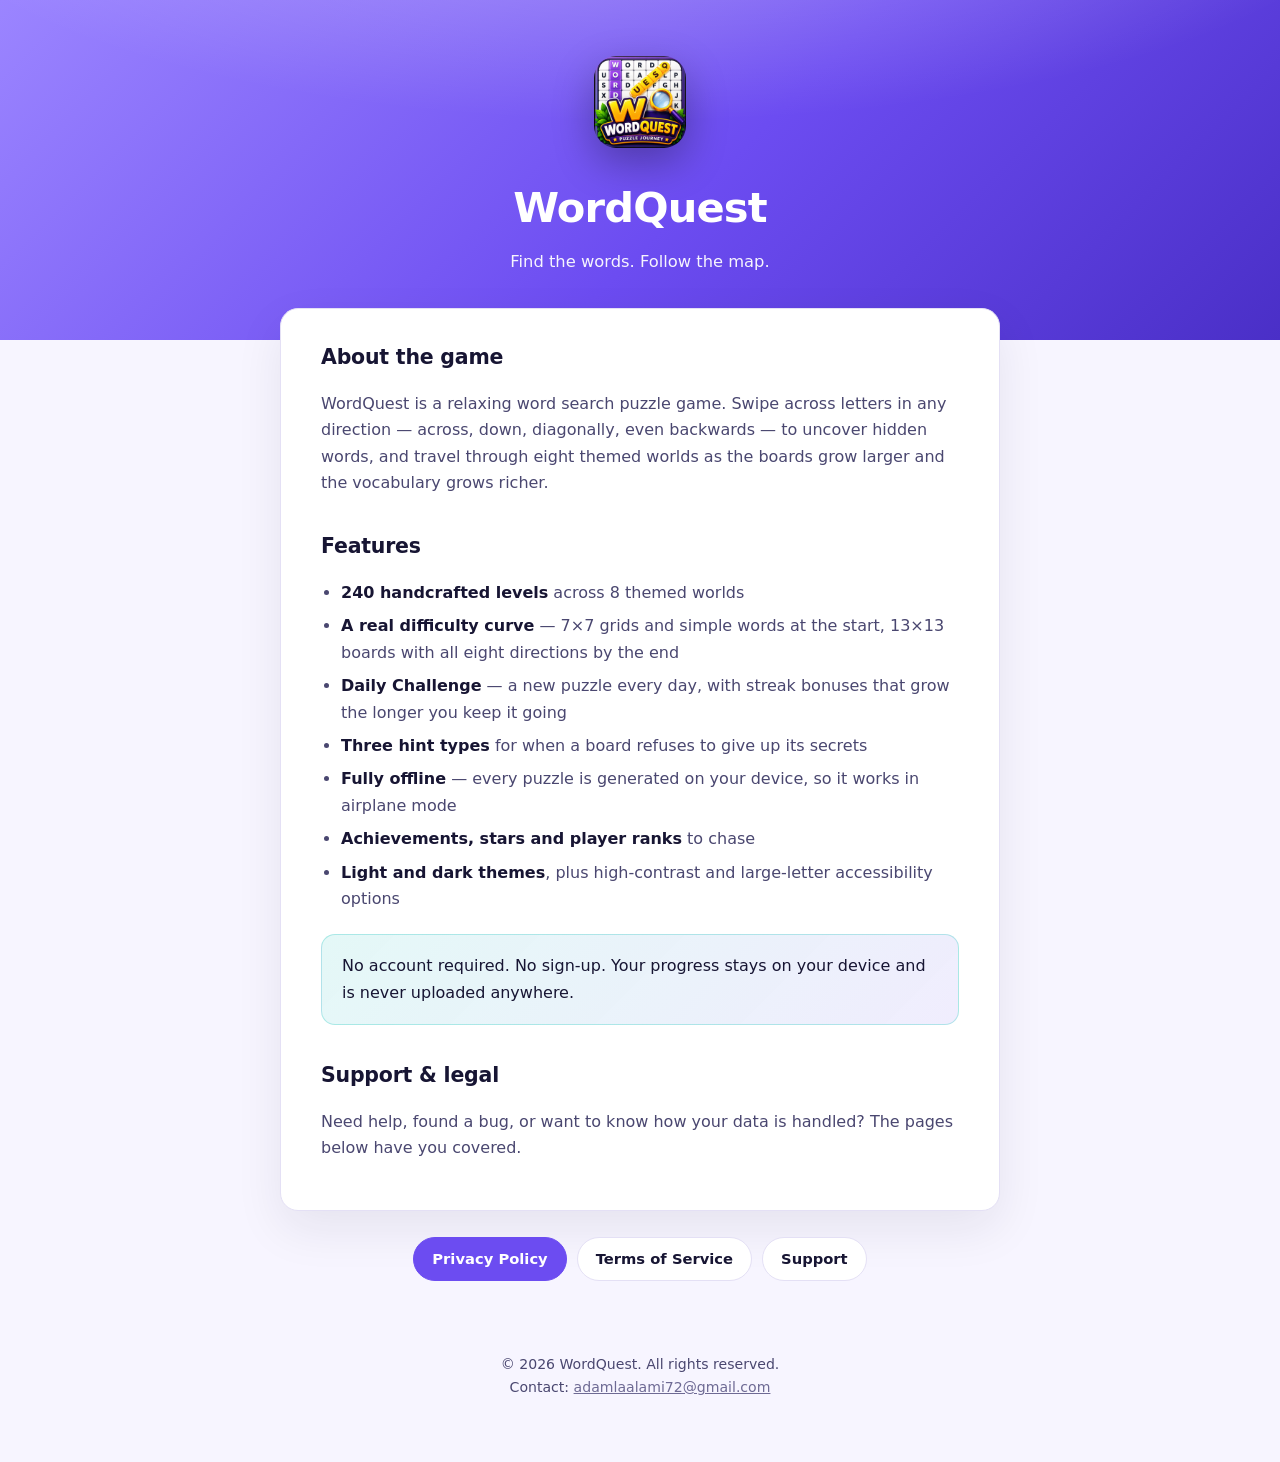
<file: docs/index.html>
<!DOCTYPE html>
<html lang="en">
<head>
<meta charset="utf-8">
<meta name="viewport" content="width=device-width, initial-scale=1">
<title>WordQuest — Word Search Puzzle Adventure</title>
<meta name="description" content="WordQuest is an offline word search puzzle game with 240 levels across 8 worlds, daily challenges and streak rewards.">
<link rel="icon" href="assets/icon.png">
<link rel="stylesheet" href="assets/style.css">
</head>
<body>

<header class="hero">
  <img src="assets/icon.png" alt="WordQuest icon">
  <h1>WordQuest</h1>
  <p>Find the words. Follow the map.</p>
</header>

<main>
  <div class="card">
    <h2>About the game</h2>
    <p>WordQuest is a relaxing word search puzzle game. Swipe across letters in
    any direction — across, down, diagonally, even backwards — to uncover
    hidden words, and travel through eight themed worlds as the boards grow
    larger and the vocabulary grows richer.</p>

    <h2>Features</h2>
    <ul>
      <li><strong>240 handcrafted levels</strong> across 8 themed worlds</li>
      <li><strong>A real difficulty curve</strong> — 7×7 grids and simple
      words at the start, 13×13 boards with all eight directions by the end</li>
      <li><strong>Daily Challenge</strong> — a new puzzle every day, with
      streak bonuses that grow the longer you keep it going</li>
      <li><strong>Three hint types</strong> for when a board refuses to give up
      its secrets</li>
      <li><strong>Fully offline</strong> — every puzzle is generated on your
      device, so it works in airplane mode</li>
      <li><strong>Achievements, stars and player ranks</strong> to chase</li>
      <li><strong>Light and dark themes</strong>, plus high-contrast and
      large-letter accessibility options</li>
    </ul>

    <div class="highlight">
      <p>No account required. No sign-up. Your progress stays on your device
      and is never uploaded anywhere.</p>
    </div>

    <h2>Support &amp; legal</h2>
    <p>Need help, found a bug, or want to know how your data is handled? The
    pages below have you covered.</p>
  </div>

  <nav class="nav">
    <a class="primary" href="privacy.html">Privacy Policy</a>
    <a href="terms.html">Terms of Service</a>
    <a href="support.html">Support</a>
  </nav>
</main>

<footer>
  <p>© 2026 WordQuest. All rights reserved.<br>
  Contact: <a href="mailto:adamlaalami72@gmail.com">adamlaalami72@gmail.com</a></p>
</footer>

</body>
</html>
</file>
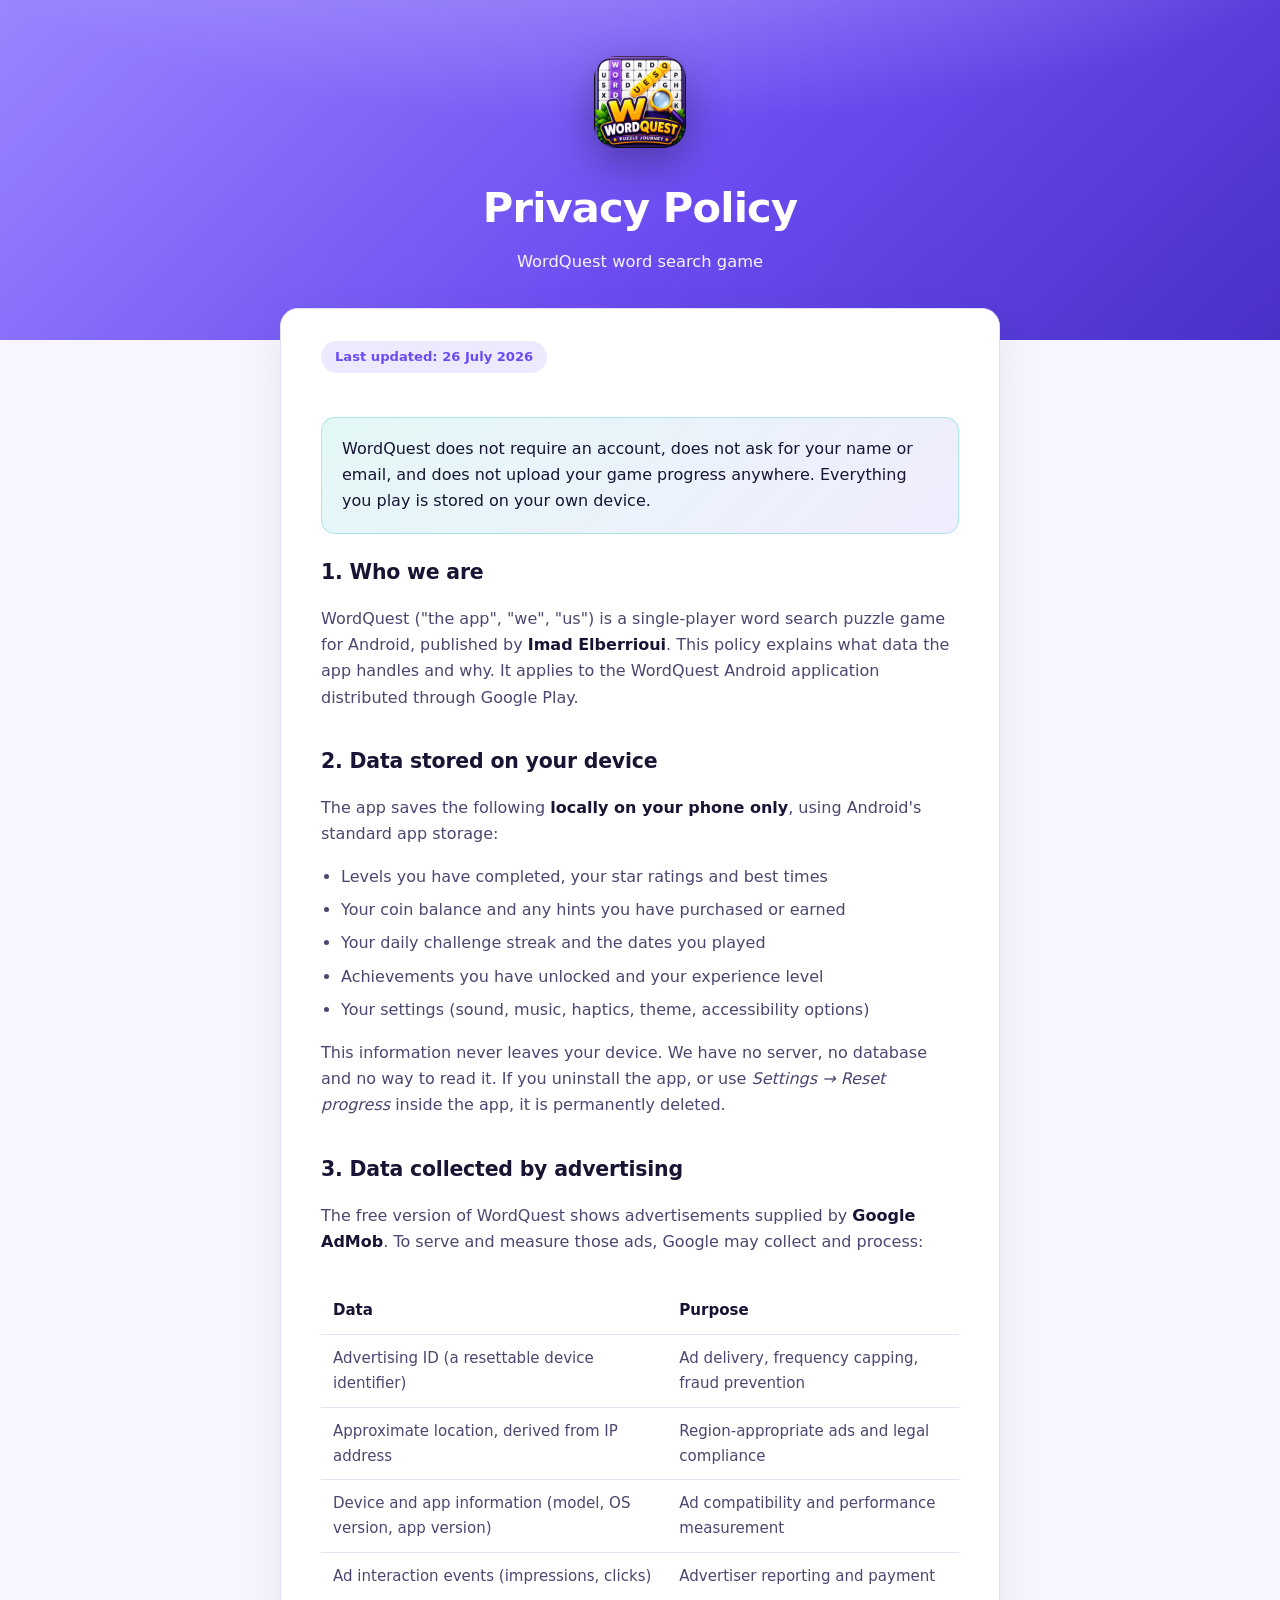
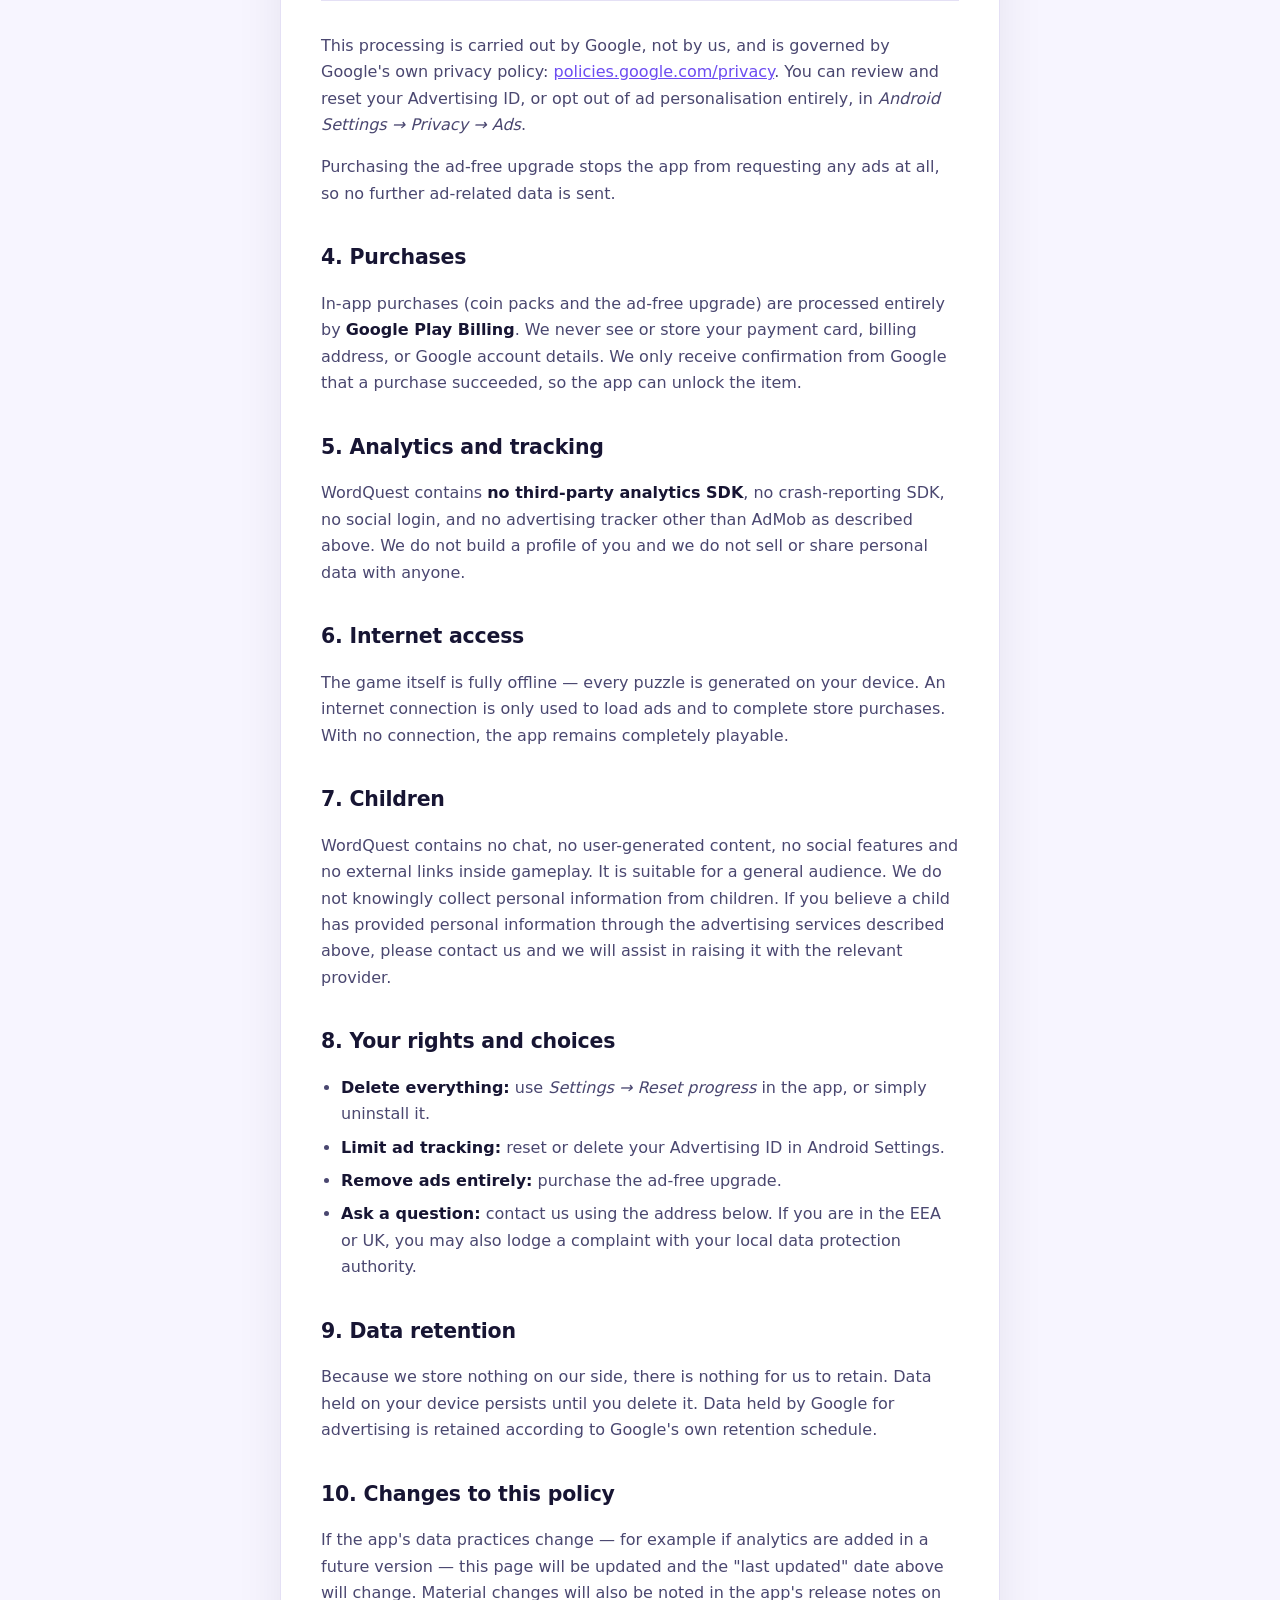
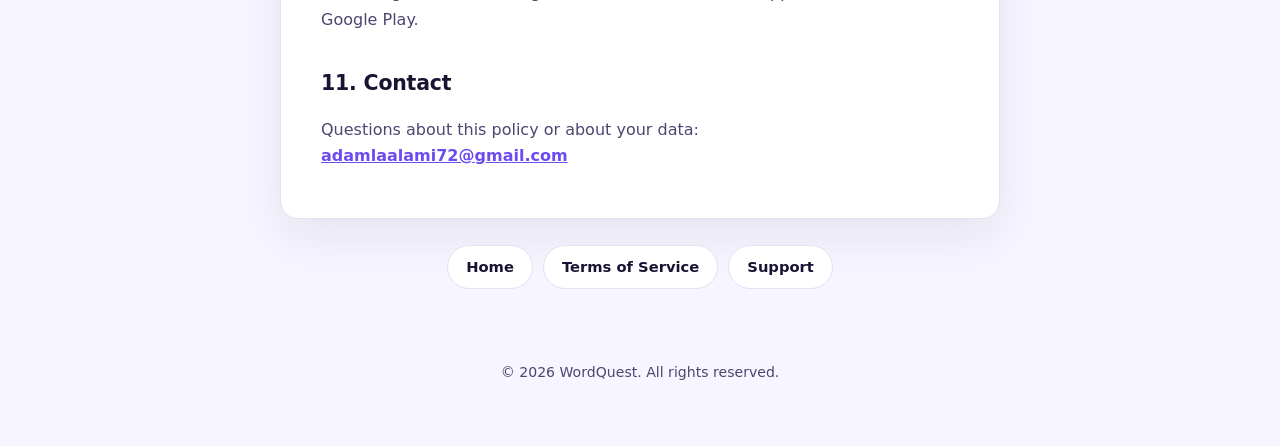
<file: docs/privacy.html>
<!DOCTYPE html>
<html lang="en">
<head>
<meta charset="utf-8">
<meta name="viewport" content="width=device-width, initial-scale=1">
<title>Privacy Policy — WordQuest</title>
<meta name="description" content="How WordQuest handles your data. No accounts, no analytics, progress stored only on your device.">
<link rel="icon" href="assets/icon.png">
<link rel="stylesheet" href="assets/style.css">
</head>
<body>

<header class="hero">
  <img src="assets/icon.png" alt="WordQuest icon">
  <h1>Privacy Policy</h1>
  <p>WordQuest word search game</p>
</header>

<main>
  <div class="card">
    <span class="updated">Last updated: 26 July 2026</span>

    <div class="highlight">
      <p>WordQuest does not require an account, does not ask for your name or
      email, and does not upload your game progress anywhere. Everything you
      play is stored on your own device.</p>
    </div>

    <h2>1. Who we are</h2>
    <p>WordQuest ("the app", "we", "us") is a single-player word search puzzle
    game for Android, published by <strong>Imad Elberrioui</strong>. This
    policy explains what data the app handles and why. It applies to the
    WordQuest Android application distributed through Google Play.</p>

    <h2>2. Data stored on your device</h2>
    <p>The app saves the following <strong>locally on your phone only</strong>,
    using Android's standard app storage:</p>
    <ul>
      <li>Levels you have completed, your star ratings and best times</li>
      <li>Your coin balance and any hints you have purchased or earned</li>
      <li>Your daily challenge streak and the dates you played</li>
      <li>Achievements you have unlocked and your experience level</li>
      <li>Your settings (sound, music, haptics, theme, accessibility options)</li>
    </ul>
    <p>This information never leaves your device. We have no server, no
    database and no way to read it. If you uninstall the app, or use
    <em>Settings → Reset progress</em> inside the app, it is permanently
    deleted.</p>

    <h2>3. Data collected by advertising</h2>
    <p>The free version of WordQuest shows advertisements supplied by
    <strong>Google AdMob</strong>. To serve and measure those ads, Google may
    collect and process:</p>
    <div class="table-wrap">
      <table>
        <thead>
          <tr><th>Data</th><th>Purpose</th></tr>
        </thead>
        <tbody>
          <tr><td>Advertising ID (a resettable device identifier)</td><td>Ad delivery, frequency capping, fraud prevention</td></tr>
          <tr><td>Approximate location, derived from IP address</td><td>Region-appropriate ads and legal compliance</td></tr>
          <tr><td>Device and app information (model, OS version, app version)</td><td>Ad compatibility and performance measurement</td></tr>
          <tr><td>Ad interaction events (impressions, clicks)</td><td>Advertiser reporting and payment</td></tr>
        </tbody>
      </table>
    </div>
    <p>This processing is carried out by Google, not by us, and is governed by
    Google's own privacy policy:
    <a href="https://policies.google.com/privacy" target="_blank" rel="noopener">policies.google.com/privacy</a>.
    You can review and reset your Advertising ID, or opt out of ad
    personalisation entirely, in
    <em>Android Settings → Privacy → Ads</em>.</p>
    <p>Purchasing the ad-free upgrade stops the app from requesting any ads at
    all, so no further ad-related data is sent.</p>

    <h2>4. Purchases</h2>
    <p>In-app purchases (coin packs and the ad-free upgrade) are processed
    entirely by <strong>Google Play Billing</strong>. We never see or store
    your payment card, billing address, or Google account details. We only
    receive confirmation from Google that a purchase succeeded, so the app can
    unlock the item.</p>

    <h2>5. Analytics and tracking</h2>
    <p>WordQuest contains <strong>no third-party analytics SDK</strong>, no
    crash-reporting SDK, no social login, and no advertising tracker other than
    AdMob as described above. We do not build a profile of you and we do not
    sell or share personal data with anyone.</p>

    <h2>6. Internet access</h2>
    <p>The game itself is fully offline — every puzzle is generated on your
    device. An internet connection is only used to load ads and to complete
    store purchases. With no connection, the app remains completely playable.</p>

    <h2>7. Children</h2>
    <p>WordQuest contains no chat, no user-generated content, no social
    features and no external links inside gameplay. It is suitable for a
    general audience. We do not knowingly collect personal information from
    children. If you believe a child has provided personal information through
    the advertising services described above, please contact us and we will
    assist in raising it with the relevant provider.</p>

    <h2>8. Your rights and choices</h2>
    <ul>
      <li><strong>Delete everything:</strong> use <em>Settings → Reset progress</em>
      in the app, or simply uninstall it.</li>
      <li><strong>Limit ad tracking:</strong> reset or delete your Advertising ID
      in Android Settings.</li>
      <li><strong>Remove ads entirely:</strong> purchase the ad-free upgrade.</li>
      <li><strong>Ask a question:</strong> contact us using the address below.
      If you are in the EEA or UK, you may also lodge a complaint with your
      local data protection authority.</li>
    </ul>

    <h2>9. Data retention</h2>
    <p>Because we store nothing on our side, there is nothing for us to retain.
    Data held on your device persists until you delete it. Data held by Google
    for advertising is retained according to Google's own retention schedule.</p>

    <h2>10. Changes to this policy</h2>
    <p>If the app's data practices change — for example if analytics are added
    in a future version — this page will be updated and the "last updated" date
    above will change. Material changes will also be noted in the app's release
    notes on Google Play.</p>

    <h2>11. Contact</h2>
    <p>Questions about this policy or about your data:<br>
    <strong><a href="mailto:adamlaalami72@gmail.com">adamlaalami72@gmail.com</a></strong></p>
  </div>

  <nav class="nav">
    <a href="index.html">Home</a>
    <a href="terms.html">Terms of Service</a>
    <a href="support.html">Support</a>
  </nav>
</main>

<footer>
  <p>© 2026 WordQuest. All rights reserved.</p>
</footer>

</body>
</html>
</file>
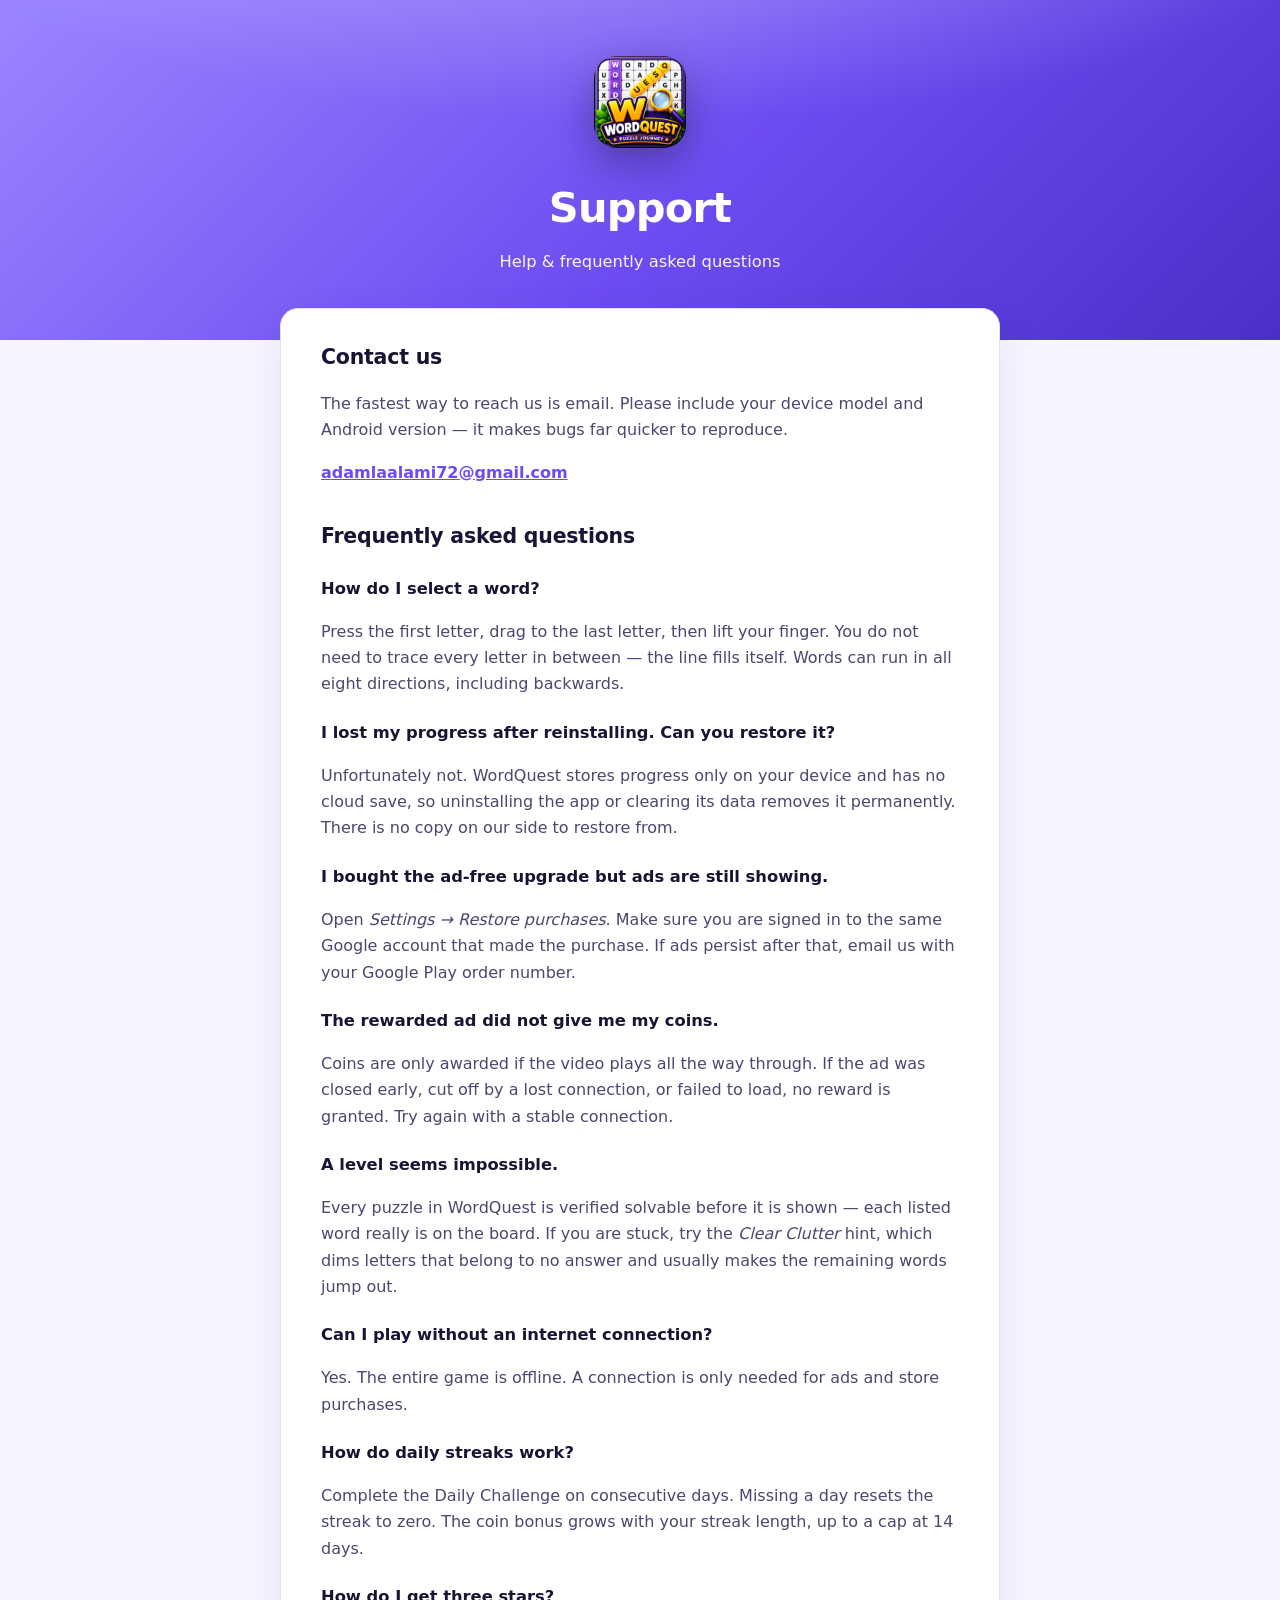
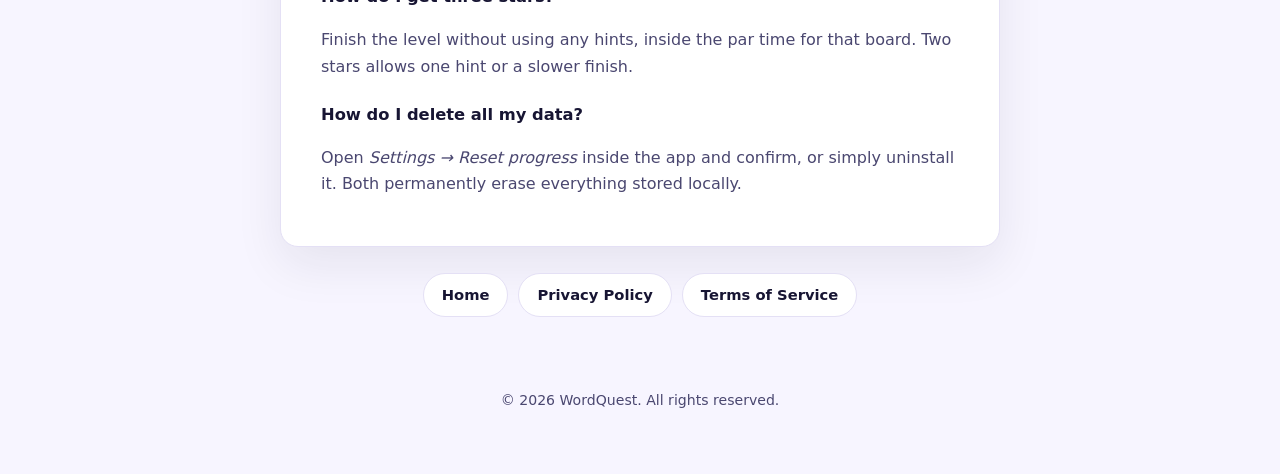
<file: docs/support.html>
<!DOCTYPE html>
<html lang="en">
<head>
<meta charset="utf-8">
<meta name="viewport" content="width=device-width, initial-scale=1">
<title>Support — WordQuest</title>
<meta name="description" content="Help and frequently asked questions for the WordQuest word search game.">
<link rel="icon" href="assets/icon.png">
<link rel="stylesheet" href="assets/style.css">
</head>
<body>

<header class="hero">
  <img src="assets/icon.png" alt="WordQuest icon">
  <h1>Support</h1>
  <p>Help &amp; frequently asked questions</p>
</header>

<main>
  <div class="card">
    <h2>Contact us</h2>
    <p>The fastest way to reach us is email. Please include your device model
    and Android version — it makes bugs far quicker to reproduce.</p>
    <p><strong><a href="mailto:adamlaalami72@gmail.com">adamlaalami72@gmail.com</a></strong></p>

    <h2>Frequently asked questions</h2>

    <h3>How do I select a word?</h3>
    <p>Press the first letter, drag to the last letter, then lift your finger.
    You do not need to trace every letter in between — the line fills itself.
    Words can run in all eight directions, including backwards.</p>

    <h3>I lost my progress after reinstalling. Can you restore it?</h3>
    <p>Unfortunately not. WordQuest stores progress only on your device and has
    no cloud save, so uninstalling the app or clearing its data removes it
    permanently. There is no copy on our side to restore from.</p>

    <h3>I bought the ad-free upgrade but ads are still showing.</h3>
    <p>Open <em>Settings → Restore purchases</em>. Make sure you are signed in
    to the same Google account that made the purchase. If ads persist after
    that, email us with your Google Play order number.</p>

    <h3>The rewarded ad did not give me my coins.</h3>
    <p>Coins are only awarded if the video plays all the way through. If the ad
    was closed early, cut off by a lost connection, or failed to load, no
    reward is granted. Try again with a stable connection.</p>

    <h3>A level seems impossible.</h3>
    <p>Every puzzle in WordQuest is verified solvable before it is shown —
    each listed word really is on the board. If you are stuck, try the
    <em>Clear Clutter</em> hint, which dims letters that belong to no answer
    and usually makes the remaining words jump out.</p>

    <h3>Can I play without an internet connection?</h3>
    <p>Yes. The entire game is offline. A connection is only needed for ads and
    store purchases.</p>

    <h3>How do daily streaks work?</h3>
    <p>Complete the Daily Challenge on consecutive days. Missing a day resets
    the streak to zero. The coin bonus grows with your streak length, up to a
    cap at 14 days.</p>

    <h3>How do I get three stars?</h3>
    <p>Finish the level without using any hints, inside the par time for that
    board. Two stars allows one hint or a slower finish.</p>

    <h3>How do I delete all my data?</h3>
    <p>Open <em>Settings → Reset progress</em> inside the app and confirm, or
    simply uninstall it. Both permanently erase everything stored locally.</p>
  </div>

  <nav class="nav">
    <a href="index.html">Home</a>
    <a href="privacy.html">Privacy Policy</a>
    <a href="terms.html">Terms of Service</a>
  </nav>
</main>

<footer>
  <p>© 2026 WordQuest. All rights reserved.</p>
</footer>

</body>
</html>
</file>
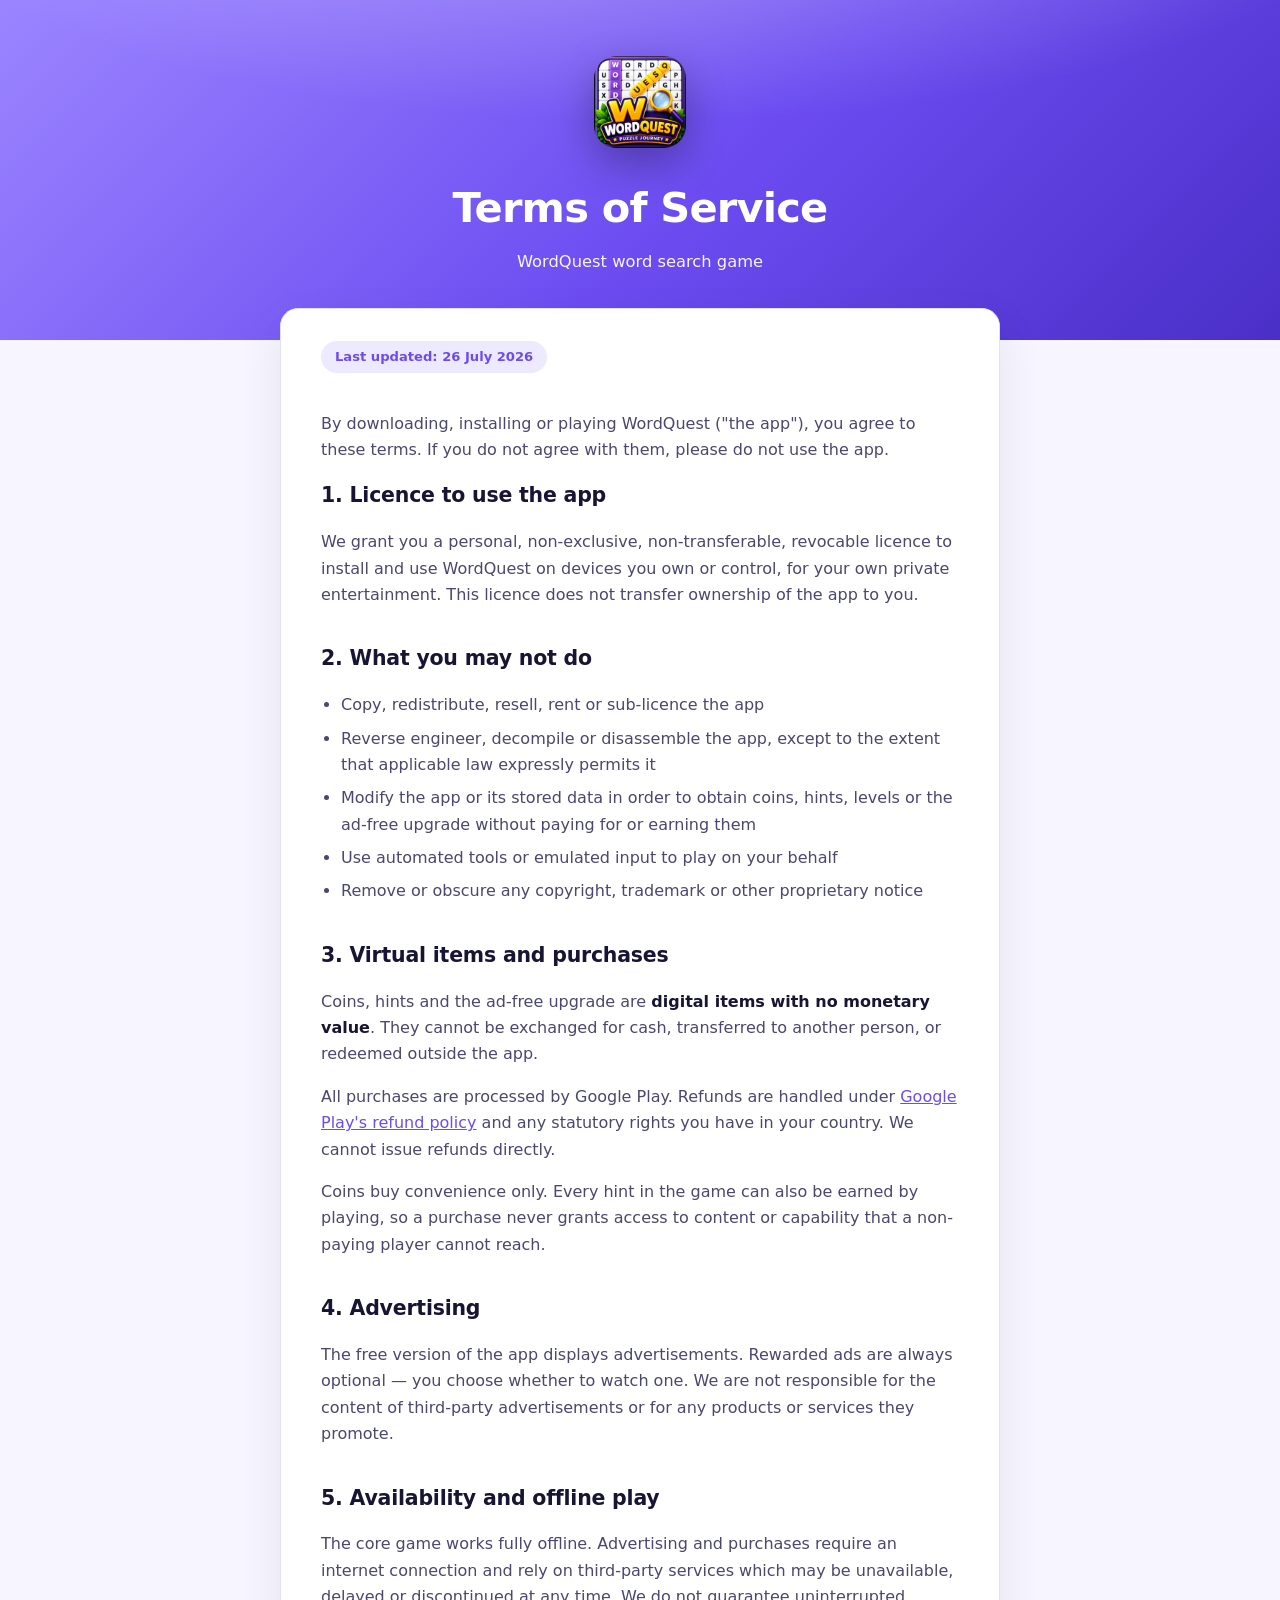
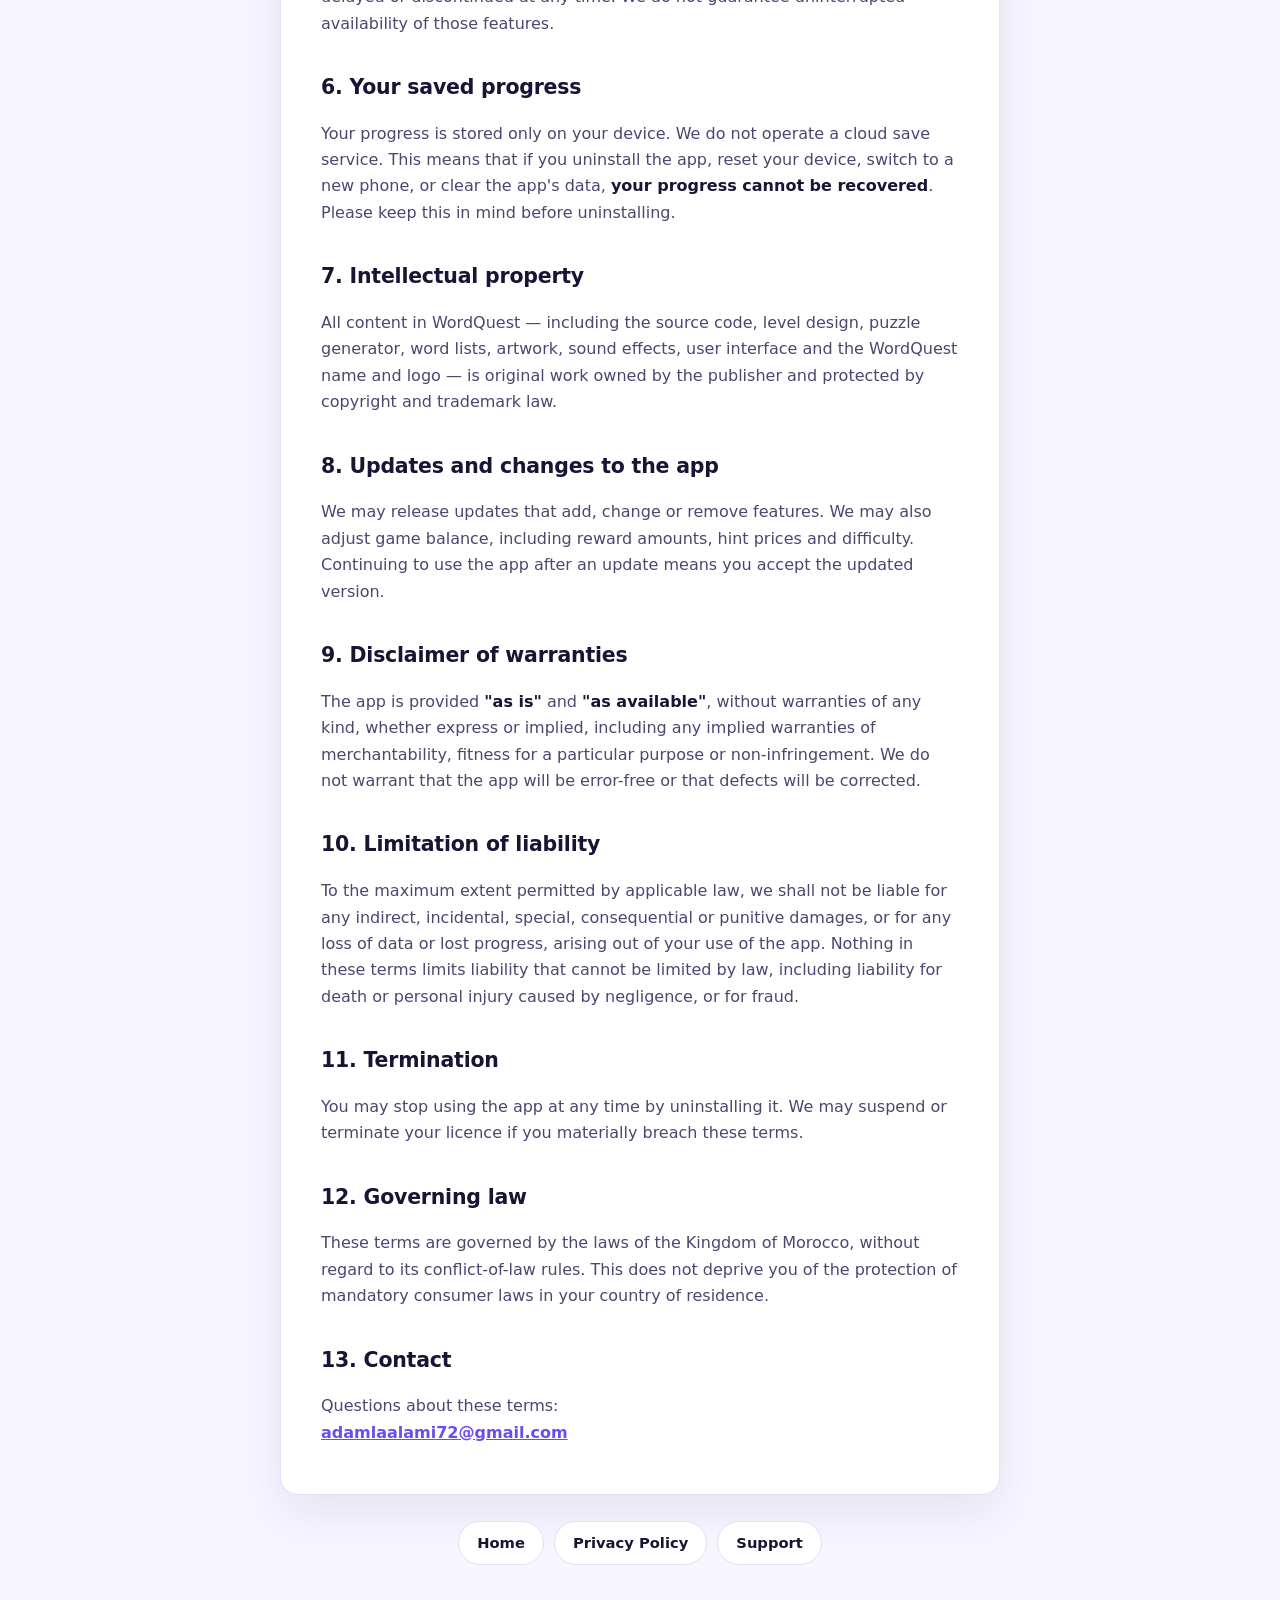
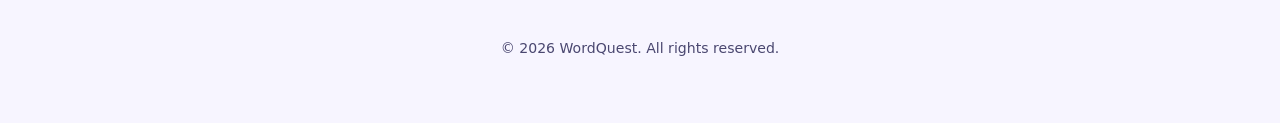
<file: docs/terms.html>
<!DOCTYPE html>
<html lang="en">
<head>
<meta charset="utf-8">
<meta name="viewport" content="width=device-width, initial-scale=1">
<title>Terms of Service — WordQuest</title>
<meta name="description" content="Terms of service for the WordQuest word search game.">
<link rel="icon" href="assets/icon.png">
<link rel="stylesheet" href="assets/style.css">
</head>
<body>

<header class="hero">
  <img src="assets/icon.png" alt="WordQuest icon">
  <h1>Terms of Service</h1>
  <p>WordQuest word search game</p>
</header>

<main>
  <div class="card">
    <span class="updated">Last updated: 26 July 2026</span>

    <p>By downloading, installing or playing WordQuest ("the app"), you agree
    to these terms. If you do not agree with them, please do not use the app.</p>

    <h2>1. Licence to use the app</h2>
    <p>We grant you a personal, non-exclusive, non-transferable, revocable
    licence to install and use WordQuest on devices you own or control, for
    your own private entertainment. This licence does not transfer ownership of
    the app to you.</p>

    <h2>2. What you may not do</h2>
    <ul>
      <li>Copy, redistribute, resell, rent or sub-licence the app</li>
      <li>Reverse engineer, decompile or disassemble the app, except to the
      extent that applicable law expressly permits it</li>
      <li>Modify the app or its stored data in order to obtain coins, hints,
      levels or the ad-free upgrade without paying for or earning them</li>
      <li>Use automated tools or emulated input to play on your behalf</li>
      <li>Remove or obscure any copyright, trademark or other proprietary
      notice</li>
    </ul>

    <h2>3. Virtual items and purchases</h2>
    <p>Coins, hints and the ad-free upgrade are <strong>digital items with no
    monetary value</strong>. They cannot be exchanged for cash, transferred to
    another person, or redeemed outside the app.</p>
    <p>All purchases are processed by Google Play. Refunds are handled under
    <a href="https://support.google.com/googleplay/answer/2479637" target="_blank" rel="noopener">Google Play's refund policy</a>
    and any statutory rights you have in your country. We cannot issue refunds
    directly.</p>
    <p>Coins buy convenience only. Every hint in the game can also be earned by
    playing, so a purchase never grants access to content or capability that a
    non-paying player cannot reach.</p>

    <h2>4. Advertising</h2>
    <p>The free version of the app displays advertisements. Rewarded ads are
    always optional — you choose whether to watch one. We are not responsible
    for the content of third-party advertisements or for any products or
    services they promote.</p>

    <h2>5. Availability and offline play</h2>
    <p>The core game works fully offline. Advertising and purchases require an
    internet connection and rely on third-party services which may be
    unavailable, delayed or discontinued at any time. We do not guarantee
    uninterrupted availability of those features.</p>

    <h2>6. Your saved progress</h2>
    <p>Your progress is stored only on your device. We do not operate a cloud
    save service. This means that if you uninstall the app, reset your device,
    switch to a new phone, or clear the app's data, <strong>your progress
    cannot be recovered</strong>. Please keep this in mind before uninstalling.</p>

    <h2>7. Intellectual property</h2>
    <p>All content in WordQuest — including the source code, level design,
    puzzle generator, word lists, artwork, sound effects, user interface and
    the WordQuest name and logo — is original work owned by the publisher and
    protected by copyright and trademark law.</p>

    <h2>8. Updates and changes to the app</h2>
    <p>We may release updates that add, change or remove features. We may also
    adjust game balance, including reward amounts, hint prices and difficulty.
    Continuing to use the app after an update means you accept the updated
    version.</p>

    <h2>9. Disclaimer of warranties</h2>
    <p>The app is provided <strong>"as is"</strong> and <strong>"as
    available"</strong>, without warranties of any kind, whether express or
    implied, including any implied warranties of merchantability, fitness for a
    particular purpose or non-infringement. We do not warrant that the app will
    be error-free or that defects will be corrected.</p>

    <h2>10. Limitation of liability</h2>
    <p>To the maximum extent permitted by applicable law, we shall not be
    liable for any indirect, incidental, special, consequential or punitive
    damages, or for any loss of data or lost progress, arising out of your use
    of the app. Nothing in these terms limits liability that cannot be limited
    by law, including liability for death or personal injury caused by
    negligence, or for fraud.</p>

    <h2>11. Termination</h2>
    <p>You may stop using the app at any time by uninstalling it. We may
    suspend or terminate your licence if you materially breach these terms.</p>

    <h2>12. Governing law</h2>
    <p>These terms are governed by the laws of the Kingdom of Morocco, without
    regard to its conflict-of-law rules. This does not deprive you of the
    protection of mandatory consumer laws in your country of residence.</p>

    <h2>13. Contact</h2>
    <p>Questions about these terms:<br>
    <strong><a href="mailto:adamlaalami72@gmail.com">adamlaalami72@gmail.com</a></strong></p>
  </div>

  <nav class="nav">
    <a href="index.html">Home</a>
    <a href="privacy.html">Privacy Policy</a>
    <a href="support.html">Support</a>
  </nav>
</main>

<footer>
  <p>© 2026 WordQuest. All rights reserved.</p>
</footer>

</body>
</html>
</file>
<file: docs/assets/style.css>
/* WordQuest legal & support pages.
   One stylesheet shared by every page so the site reads as one product.
   Colours mirror lib/core/theme/app_palette.dart. */

:root {
  --violet: #6c4cf1;
  --violet-light: #9b85ff;
  --violet-dark: #4a2fc7;
  --amber: #ffb020;
  --teal: #21c7be;

  --bg: #f7f5ff;
  --surface: #ffffff;
  --border: #e4e0f5;
  --ink: #171533;
  --ink-soft: #4a4770;
  --muted: #6e6a94;

  --radius: 18px;
  --maxw: 760px;
}

@media (prefers-color-scheme: dark) {
  :root {
    --bg: #0b0d26;
    --surface: #151841;
    --border: #2c3070;
    --ink: #f4f3ff;
    --ink-soft: #d5d3ee;
    --muted: #a6a3ce;
  }
}

* { box-sizing: border-box; }

html { scroll-behavior: smooth; }

body {
  margin: 0;
  padding: 0;
  background: var(--bg);
  color: var(--ink);
  font-family: "Segoe UI", system-ui, -apple-system, Roboto, Helvetica, Arial,
    sans-serif;
  line-height: 1.65;
  -webkit-font-smoothing: antialiased;
}

/* --- Header ------------------------------------------------------------ */

.hero {
  background: linear-gradient(135deg, var(--violet-light), var(--violet) 55%, var(--violet-dark));
  color: #fff;
  padding: 56px 24px 64px;
  text-align: center;
  position: relative;
  overflow: hidden;
}

.hero::after {
  /* Soft glow so the flat gradient does not read as a plain block. */
  content: "";
  position: absolute;
  inset: -40% -10% auto -10%;
  height: 260px;
  background: radial-gradient(ellipse at 50% 0%, rgba(255, 255, 255, .35), transparent 70%);
  pointer-events: none;
}

.hero img {
  width: 92px;
  height: 92px;
  border-radius: 22px;
  box-shadow: 0 14px 40px rgba(0, 0, 0, .3);
  margin-bottom: 18px;
}

.hero h1 {
  margin: 0 0 6px;
  font-size: clamp(1.9rem, 5vw, 2.6rem);
  letter-spacing: -.02em;
}

.hero p {
  margin: 0;
  /* Explicit colour: the generic `p` rule further down would otherwise win
     the cascade and paint this dark ink on the violet gradient. */
  color: #fff;
  opacity: .94;
  font-size: 1.02rem;
}

/* --- Layout ------------------------------------------------------------ */

main {
  max-width: var(--maxw);
  margin: -32px auto 72px;
  padding: 0 20px;
  position: relative;
  z-index: 1;
}

.card {
  background: var(--surface);
  border: 1px solid var(--border);
  border-radius: var(--radius);
  padding: 32px clamp(20px, 5vw, 40px);
  box-shadow: 0 18px 48px rgba(23, 21, 51, .08);
}

@media (prefers-color-scheme: dark) {
  .card { box-shadow: 0 18px 48px rgba(0, 0, 0, .4); }
}

h2 {
  font-size: 1.28rem;
  margin: 34px 0 10px;
  color: var(--ink);
  letter-spacing: -.01em;
}

h2:first-of-type { margin-top: 0; }

h3 {
  font-size: 1.02rem;
  margin: 22px 0 6px;
}

p, li { color: var(--ink-soft); }

ul { padding-left: 20px; }

li { margin-bottom: 7px; }

a { color: var(--violet); }

@media (prefers-color-scheme: dark) {
  a { color: var(--violet-light); }
}

strong { color: var(--ink); }

.updated {
  display: inline-block;
  background: rgba(108, 76, 241, .12);
  color: var(--violet);
  border-radius: 999px;
  padding: 5px 14px;
  font-size: .82rem;
  font-weight: 600;
  margin-bottom: 22px;
}

@media (prefers-color-scheme: dark) {
  .updated { background: rgba(155, 133, 255, .16); color: var(--violet-light); }
}

/* Highlight box for the headline privacy promise. */
.highlight {
  background: linear-gradient(135deg, rgba(33, 199, 190, .12), rgba(108, 76, 241, .1));
  border: 1px solid rgba(33, 199, 190, .3);
  border-radius: 14px;
  padding: 18px 20px;
  margin: 22px 0;
}

.highlight p { margin: 0; color: var(--ink); font-weight: 500; }

table {
  width: 100%;
  border-collapse: collapse;
  margin: 16px 0;
  font-size: .94rem;
}

th, td {
  text-align: left;
  padding: 11px 12px;
  border-bottom: 1px solid var(--border);
  color: var(--ink-soft);
}

th { color: var(--ink); font-weight: 600; }

/* Long tables must scroll inside themselves, never the page. */
.table-wrap { overflow-x: auto; }

/* --- Nav / footer ------------------------------------------------------ */

.nav {
  display: flex;
  flex-wrap: wrap;
  gap: 10px;
  justify-content: center;
  margin: 26px 0 0;
}

.nav a {
  display: inline-block;
  padding: 9px 18px;
  border-radius: 999px;
  background: var(--surface);
  border: 1px solid var(--border);
  color: var(--ink);
  text-decoration: none;
  font-size: .92rem;
  font-weight: 600;
  transition: transform .15s ease, border-color .15s ease;
}

.nav a:hover {
  transform: translateY(-1px);
  border-color: var(--violet);
}

.nav a.primary {
  background: var(--violet);
  border-color: var(--violet);
  color: #fff;
}

footer {
  text-align: center;
  color: var(--muted);
  font-size: .88rem;
  padding: 0 20px 48px;
}

footer a { color: var(--muted); }
</file>
